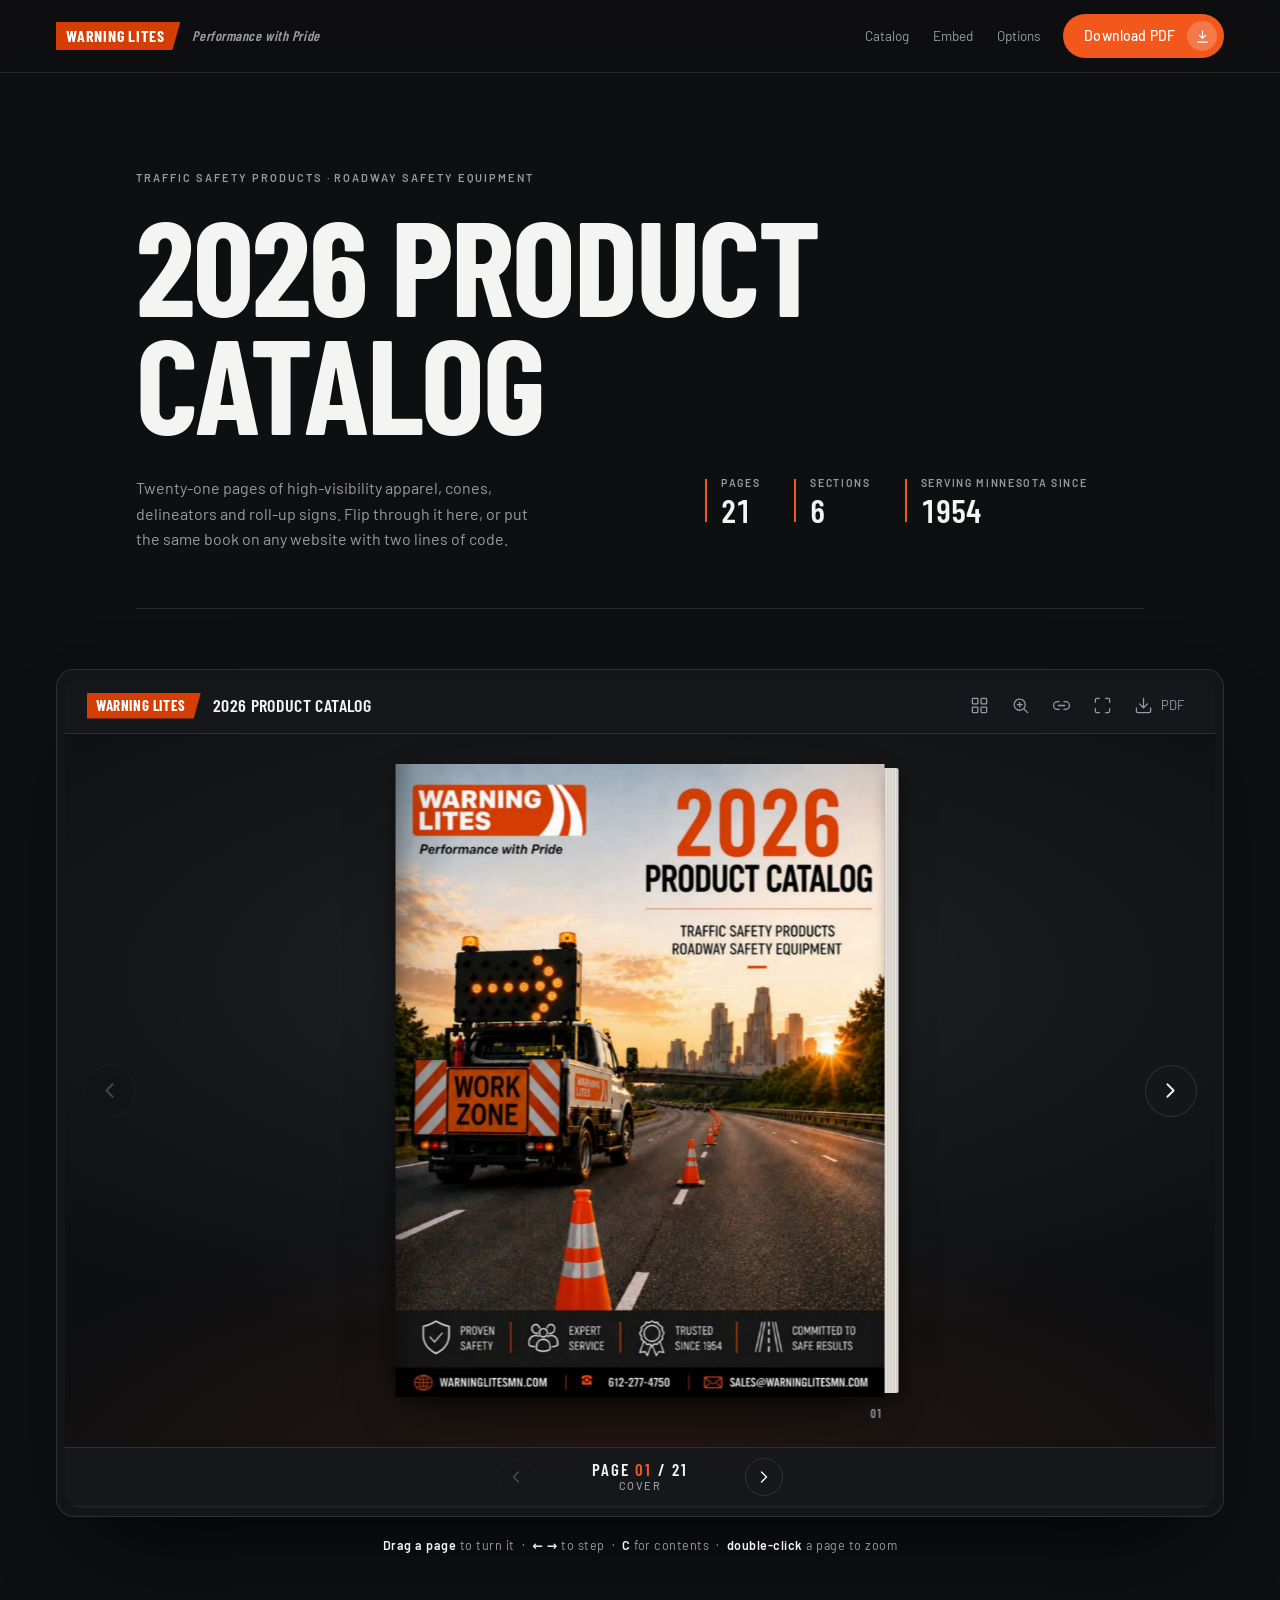
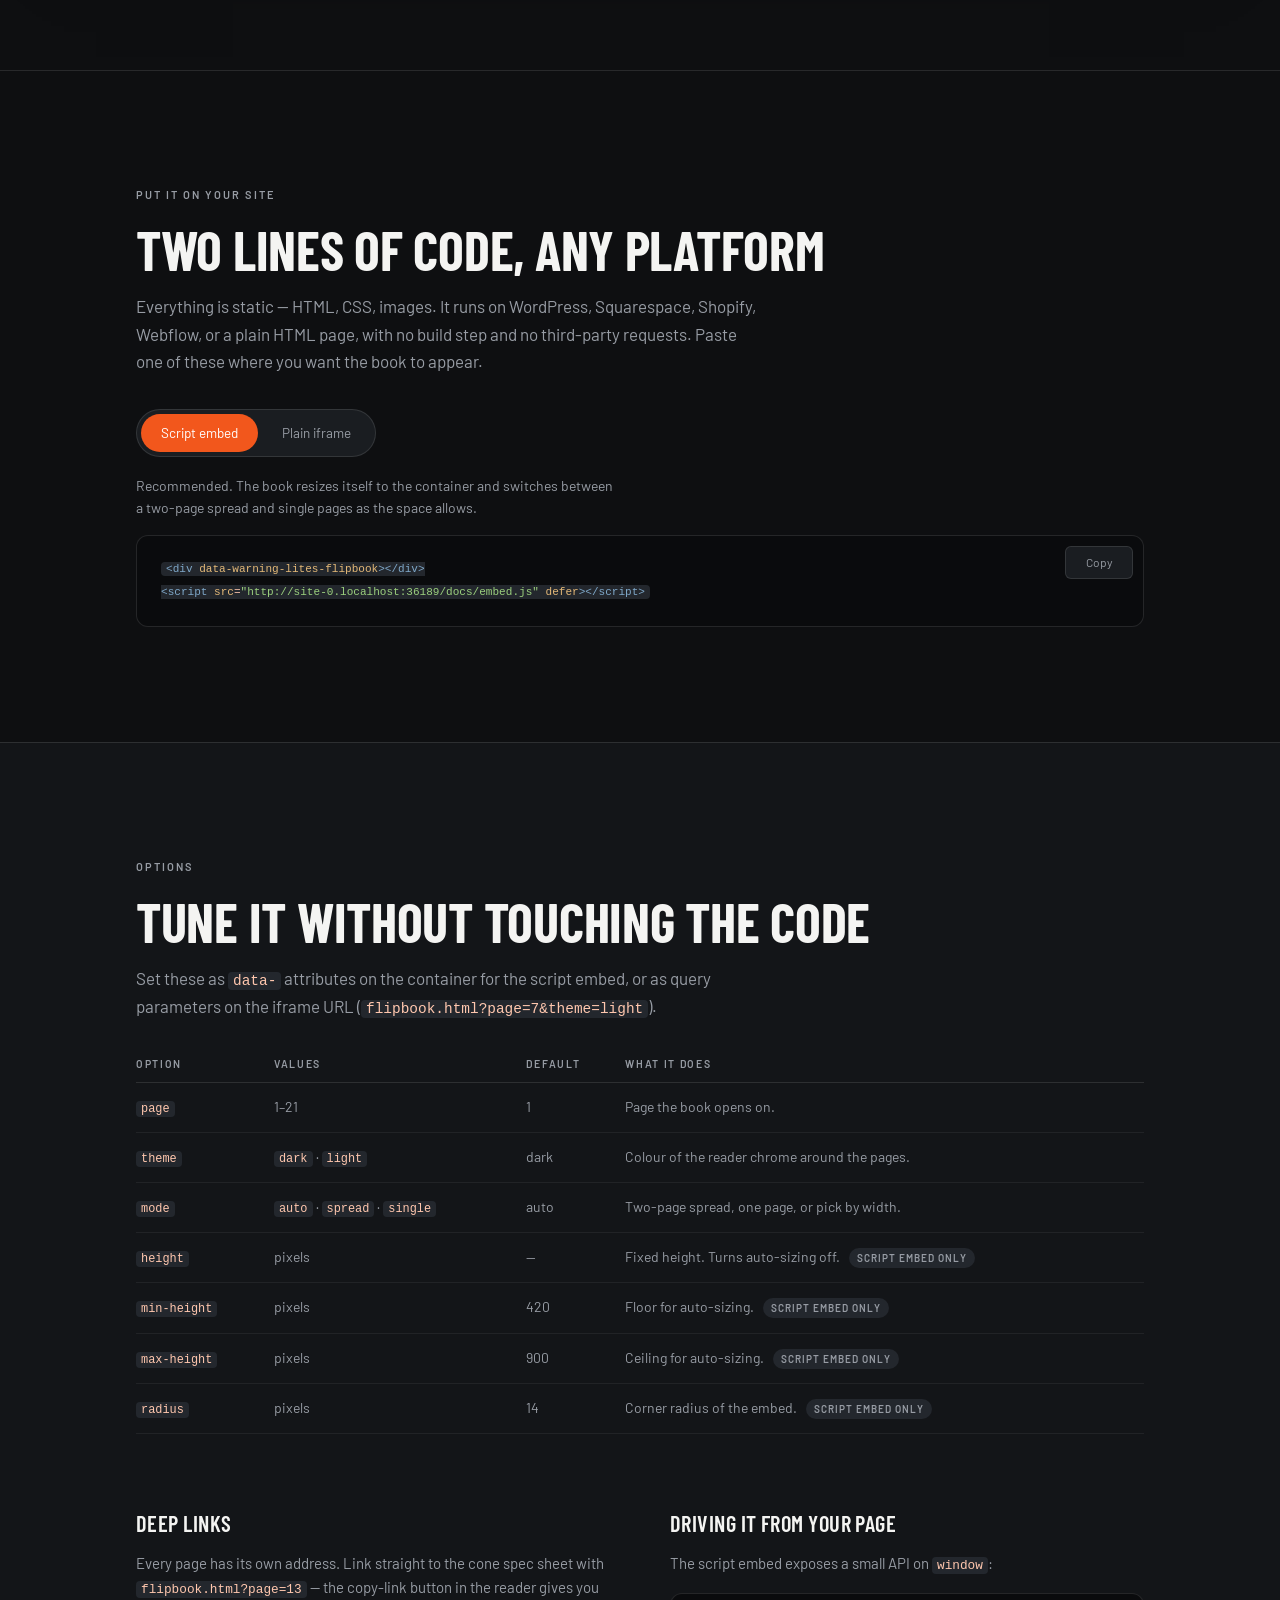
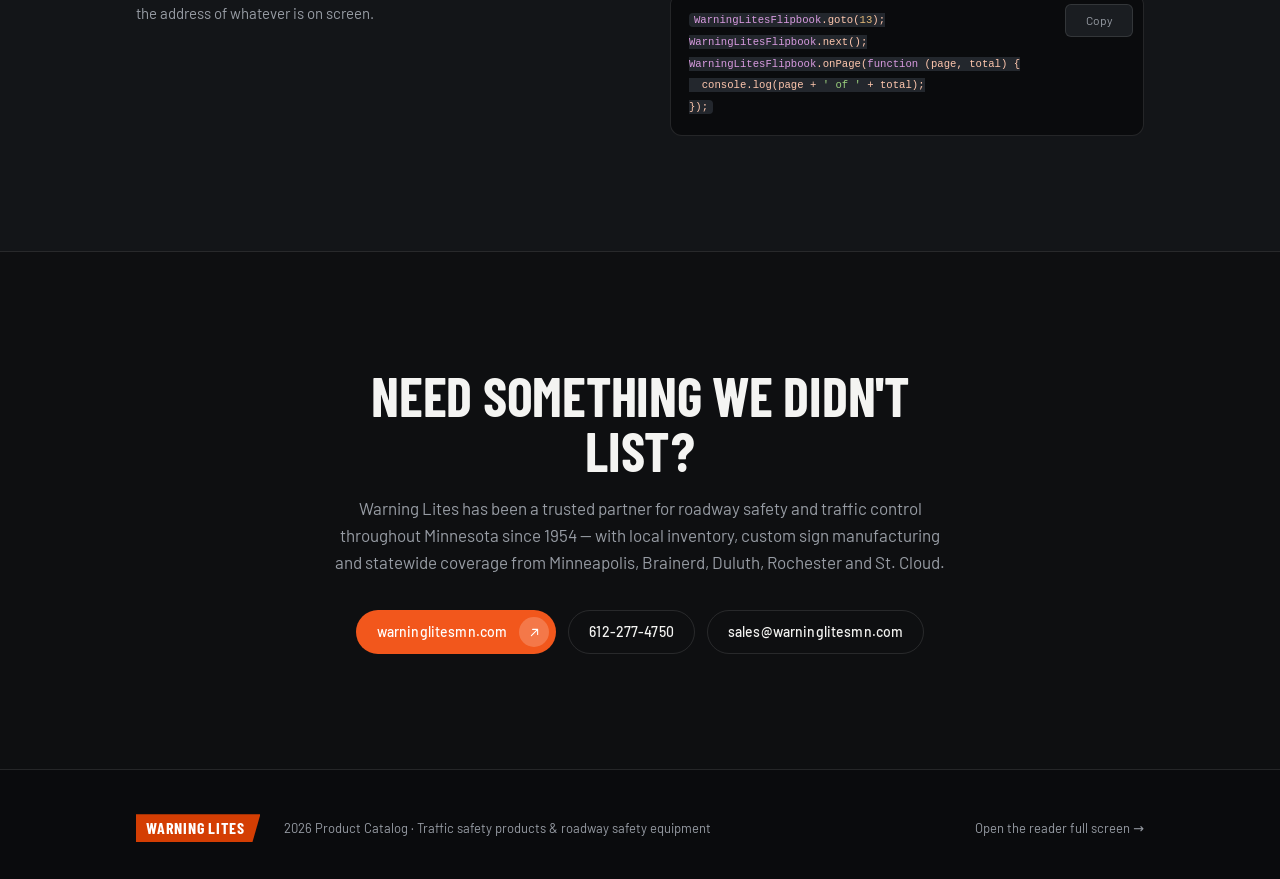
<file: docs/index.html>
<!doctype html>
<html lang="en">
<head>
<meta charset="utf-8">
<meta name="viewport" content="width=device-width, initial-scale=1">
<title>Warning Lites — 2026 Product Catalog</title>
<meta name="description" content="The Warning Lites 2026 product catalog as an embeddable flipbook. Traffic safety products, high-visibility apparel, cones, delineators and roll-up signs.">
<meta name="theme-color" content="#0E0F11">
<meta property="og:type" content="website">
<meta property="og:title" content="Warning Lites — 2026 Product Catalog">
<meta property="og:description" content="Traffic safety products and roadway safety equipment. Trusted since 1954.">
<meta property="og:image" content="pages/page-01.jpg">
<meta name="twitter:card" content="summary_large_image">
<link rel="stylesheet" href="assets/fonts.css">
<link rel="stylesheet" href="assets/site.css">
<link rel="preload" as="font" type="font/woff2" href="assets/fonts/barlow-condensed-700-latin.woff2" crossorigin>
</head>
<body>

<header class="nav">
  <a class="nav__brand" href="./">
    <span class="mark">Warning Lites</span>
    <span class="nav__brandtext">Performance with Pride</span>
  </a>
  <nav class="nav__links" aria-label="Sections">
    <a href="#catalog">Catalog</a>
    <a href="#embed">Embed</a>
    <a href="#options">Options</a>
  </nav>
  <a class="btn btn--primary" href="pages/catalog.pdf" download>
    Download PDF
    <span class="btn__circle" aria-hidden="true">
      <svg viewBox="0 0 24 24" fill="none" stroke="currentColor" stroke-width="1.7" stroke-linecap="round" stroke-linejoin="round"><path d="M12 3v12m-5-5 5 5 5-5M4 21h16"/></svg>
    </span>
  </a>
</header>

<main>
  <section class="hero" id="catalog">
    <div class="wrap">
      <p class="eyebrow">Traffic safety products · Roadway safety equipment</p>
      <h1 class="hero__title">2026 Product<br>Catalog</h1>
      <div class="hero__meta">
        <p class="hero__lede">
          Twenty-one pages of high-visibility apparel, cones, delineators and
          roll-up signs. Flip through it here, or put the same book on any
          website with two lines of code.
        </p>
        <dl class="stats">
          <div><dt>Pages</dt><dd>21</dd></div>
          <div><dt>Sections</dt><dd>6</dd></div>
          <div><dt>Serving Minnesota since</dt><dd>1954</dd></div>
        </dl>
      </div>
    </div>

    <div class="wrap wrap--wide">
      <div class="book-frame">
        <div data-warning-lites-flipbook data-page="1" data-max-height="880"></div>
        <noscript>
          <p class="noscript">
            This flipbook needs JavaScript.
            <a href="pages/catalog.pdf">Download the catalog as a PDF instead.</a>
          </p>
        </noscript>
      </div>
      <p class="book-hint">
        <b>Drag a page</b> to turn it &nbsp;·&nbsp; <b>← →</b> to step &nbsp;·&nbsp;
        <b>C</b> for contents &nbsp;·&nbsp; <b>double-click</b> a page to zoom
      </p>
    </div>
  </section>

  <section class="band" id="embed">
    <div class="wrap">
      <p class="eyebrow">Put it on your site</p>
      <h2 class="h2">Two lines of code, any platform</h2>
      <p class="lede">
        Everything is static — HTML, CSS, images. It runs on WordPress, Squarespace,
        Shopify, Webflow, or a plain HTML page, with no build step and no third-party
        requests. Paste one of these where you want the book to appear.
      </p>

      <div class="tabs" role="tablist" aria-label="Embed method">
        <button class="tab is-on" role="tab" aria-selected="true" data-tab="script">Script embed</button>
        <button class="tab" role="tab" aria-selected="false" data-tab="iframe">Plain iframe</button>
      </div>

      <div class="panel is-on" data-panel="script">
        <p class="panel__note">
          Recommended. The book resizes itself to the container and switches
          between a two-page spread and single pages as the space allows.
        </p>
        <div class="code">
          <button class="copy" type="button">Copy</button>
<pre><code><span class="t">&lt;div</span> <span class="a">data-warning-lites-flipbook</span><span class="t">&gt;&lt;/div&gt;</span>
<span class="t">&lt;script</span> <span class="a">src</span>=<span class="s">"__BASE__embed.js"</span> <span class="a">defer</span><span class="t">&gt;&lt;/script&gt;</span></code></pre>
        </div>
      </div>

      <div class="panel" data-panel="iframe">
        <p class="panel__note">
          For page builders that strip <code>&lt;script&gt;</code> tags. Set the
          height yourself — the ratio below suits most full-width containers.
        </p>
        <div class="code">
          <button class="copy" type="button">Copy</button>
<pre><code><span class="t">&lt;iframe</span>
  <span class="a">src</span>=<span class="s">"__BASE__flipbook.html"</span>
  <span class="a">title</span>=<span class="s">"Warning Lites 2026 Product Catalog"</span>
  <span class="a">width</span>=<span class="s">"100%"</span> <span class="a">height</span>=<span class="s">"820"</span>
  <span class="a">style</span>=<span class="s">"border:0;border-radius:14px"</span>
  <span class="a">loading</span>=<span class="s">"lazy"</span> <span class="a">allow</span>=<span class="s">"fullscreen"</span> <span class="a">allowfullscreen</span><span class="t">&gt;&lt;/iframe&gt;</span></code></pre>
        </div>
      </div>
    </div>
  </section>

  <section class="band band--alt" id="options">
    <div class="wrap">
      <p class="eyebrow">Options</p>
      <h2 class="h2">Tune it without touching the code</h2>
      <p class="lede">
        Set these as <code>data-</code> attributes on the container for the script
        embed, or as query parameters on the iframe URL
        (<code>flipbook.html?page=7&amp;theme=light</code>).
      </p>

      <div class="table-scroll">
        <table class="opts">
          <thead>
            <tr><th>Option</th><th>Values</th><th>Default</th><th>What it does</th></tr>
          </thead>
          <tbody>
            <tr><td><code>page</code></td><td>1–21</td><td>1</td><td>Page the book opens on.</td></tr>
            <tr><td><code>theme</code></td><td><code>dark</code> · <code>light</code></td><td>dark</td><td>Colour of the reader chrome around the pages.</td></tr>
            <tr><td><code>mode</code></td><td><code>auto</code> · <code>spread</code> · <code>single</code></td><td>auto</td><td>Two-page spread, one page, or pick by width.</td></tr>
            <tr><td><code>height</code></td><td>pixels</td><td>—</td><td>Fixed height. Turns auto-sizing off. <span class="only">script embed only</span></td></tr>
            <tr><td><code>min-height</code></td><td>pixels</td><td>420</td><td>Floor for auto-sizing. <span class="only">script embed only</span></td></tr>
            <tr><td><code>max-height</code></td><td>pixels</td><td>900</td><td>Ceiling for auto-sizing. <span class="only">script embed only</span></td></tr>
            <tr><td><code>radius</code></td><td>pixels</td><td>14</td><td>Corner radius of the embed. <span class="only">script embed only</span></td></tr>
          </tbody>
        </table>
      </div>

      <div class="cols">
        <div>
          <h3 class="h3">Deep links</h3>
          <p>
            Every page has its own address. Link straight to the cone spec sheet
            with <code>flipbook.html?page=13</code> — the copy-link button in the
            reader gives you the address of whatever is on screen.
          </p>
        </div>
        <div>
          <h3 class="h3">Driving it from your page</h3>
          <p>The script embed exposes a small API on <code>window</code>:</p>
          <div class="code code--sm">
            <button class="copy" type="button">Copy</button>
<pre><code><span class="k">WarningLitesFlipbook</span>.goto(<span class="n">13</span>);
<span class="k">WarningLitesFlipbook</span>.next();
<span class="k">WarningLitesFlipbook</span>.onPage(<span class="k">function</span> (page, total) {
  console.log(page + <span class="s">' of '</span> + total);
});</code></pre>
          </div>
        </div>
      </div>
    </div>
  </section>

  <section class="band band--cta">
    <div class="wrap wrap--narrow">
      <h2 class="h2">Need something we didn't list?</h2>
      <p class="lede">
        Warning Lites has been a trusted partner for roadway safety and traffic
        control throughout Minnesota since 1954 — with local inventory, custom sign
        manufacturing and statewide coverage from Minneapolis, Brainerd, Duluth,
        Rochester and St. Cloud.
      </p>
      <div class="cta-row">
        <a class="btn btn--primary" href="https://warninglitesmn.com" target="_blank" rel="noopener">
          warninglitesmn.com
          <span class="btn__circle" aria-hidden="true">
            <svg viewBox="0 0 24 24" fill="none" stroke="currentColor" stroke-width="1.7" stroke-linecap="round" stroke-linejoin="round"><path d="M7 17 17 7M9 7h8v8"/></svg>
          </span>
        </a>
        <a class="btn btn--ghost" href="tel:+16122774750">612-277-4750</a>
        <a class="btn btn--ghost" href="mailto:sales@warninglitesmn.com">sales@warninglitesmn.com</a>
      </div>
    </div>
  </section>
</main>

<footer class="foot">
  <div class="wrap">
    <span class="mark">Warning Lites</span>
    <p>2026 Product Catalog · Traffic safety products &amp; roadway safety equipment</p>
    <a href="flipbook.html">Open the reader full screen →</a>
  </div>
</footer>

<script src="embed.js" defer></script>
<script src="assets/site.js" defer></script>
</body>
</html>
</file>
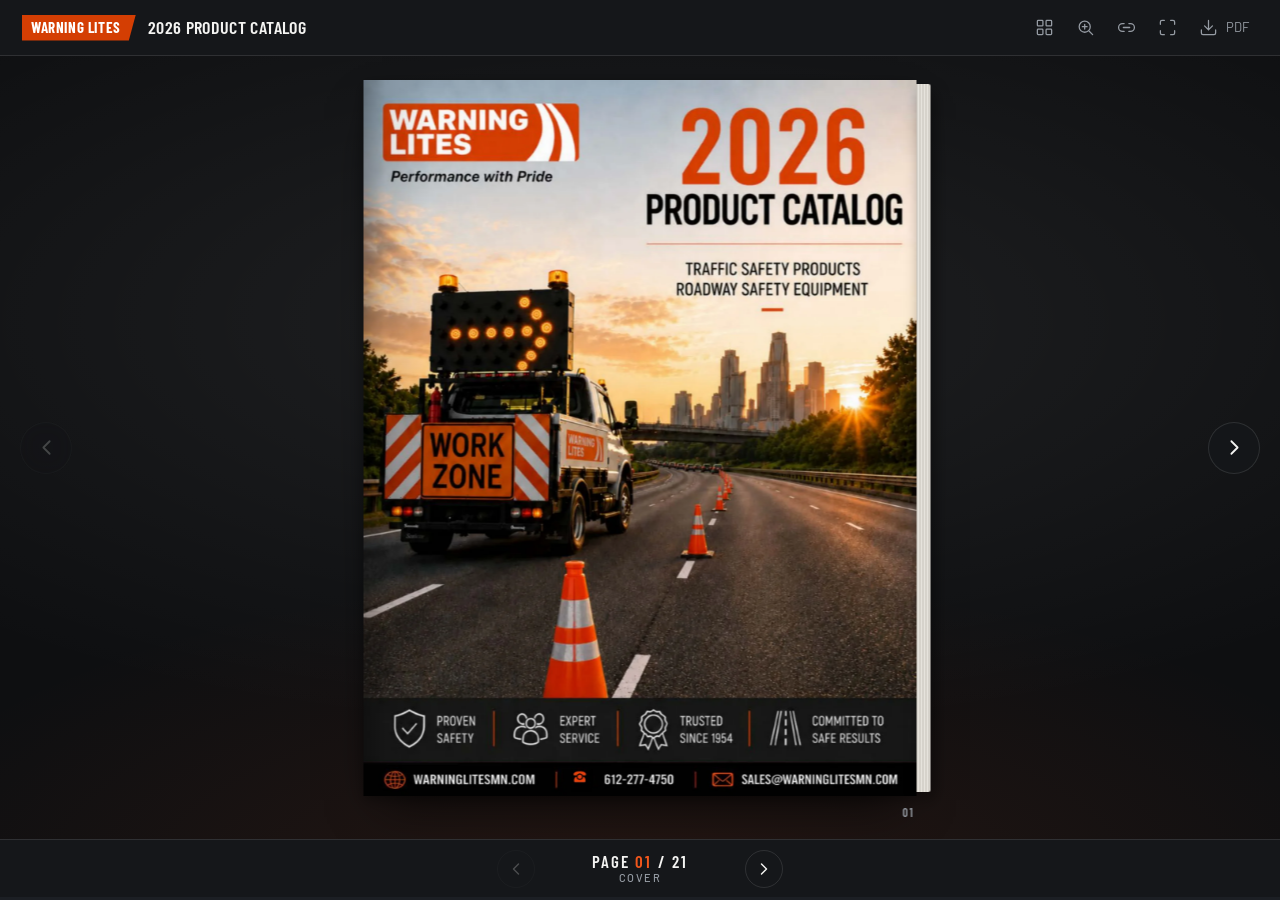
<file: docs/flipbook.html>
<!doctype html>
<html lang="en">
<head>
<meta charset="utf-8">
<meta name="viewport" content="width=device-width, initial-scale=1, viewport-fit=cover">
<title>Warning Lites — 2026 Product Catalog</title>
<meta name="description" content="Browse the Warning Lites 2026 product catalog: traffic safety products, high-visibility apparel, cones, delineators and roll-up signs.">
<meta name="theme-color" content="#0E0F11">
<meta name="robots" content="index, follow">

<meta property="og:type" content="website">
<meta property="og:title" content="Warning Lites — 2026 Product Catalog">
<meta property="og:description" content="Traffic safety products and roadway safety equipment. Trusted since 1954.">
<meta property="og:image" content="pages/page-01.jpg">
<meta name="twitter:card" content="summary_large_image">

<link rel="stylesheet" href="assets/fonts.css">
<link rel="stylesheet" href="assets/flipbook.css">
<link rel="preload" as="font" type="font/woff2" href="assets/fonts/barlow-condensed-600-latin.woff2" crossorigin>
<link rel="preload" as="font" type="font/woff2" href="assets/fonts/barlow-500-latin.woff2" crossorigin>
<link rel="preload" as="fetch" href="pages/manifest.json" crossorigin>
<link rel="preload" as="image" href="pages/page-01.webp">

<style>
  html, body { height: 100%; }
  body { margin: 0; background: var(--fb-bg); }
</style>
</head>
<body>

<svg width="0" height="0" aria-hidden="true" focusable="false" style="position:absolute">
  <symbol id="i-prev" viewBox="0 0 24 24" fill="none" stroke="currentColor" stroke-width="1.7" stroke-linecap="round" stroke-linejoin="round"><path d="m15 18-6-6 6-6"/></symbol>
  <symbol id="i-next" viewBox="0 0 24 24" fill="none" stroke="currentColor" stroke-width="1.7" stroke-linecap="round" stroke-linejoin="round"><path d="m9 18 6-6-6-6"/></symbol>
  <symbol id="i-grid" viewBox="0 0 24 24" fill="none" stroke="currentColor" stroke-width="1.6" stroke-linecap="round" stroke-linejoin="round"><rect x="3" y="3" width="7" height="7" rx="1"/><rect x="14" y="3" width="7" height="7" rx="1"/><rect x="14" y="14" width="7" height="7" rx="1"/><rect x="3" y="14" width="7" height="7" rx="1"/></symbol>
  <symbol id="i-zoom" viewBox="0 0 24 24" fill="none" stroke="currentColor" stroke-width="1.6" stroke-linecap="round" stroke-linejoin="round"><circle cx="11" cy="11" r="7"/><path d="m21 21-4.3-4.3M11 8v6M8 11h6"/></symbol>
  <symbol id="i-maximize" viewBox="0 0 24 24" fill="none" stroke="currentColor" stroke-width="1.6" stroke-linecap="round" stroke-linejoin="round"><path d="M8 3H5a2 2 0 0 0-2 2v3m18 0V5a2 2 0 0 0-2-2h-3m0 18h3a2 2 0 0 0 2-2v-3M3 16v3a2 2 0 0 0 2 2h3"/></symbol>
  <symbol id="i-minimize" viewBox="0 0 24 24" fill="none" stroke="currentColor" stroke-width="1.6" stroke-linecap="round" stroke-linejoin="round"><path d="M8 3v3a2 2 0 0 1-2 2H3m18 0h-3a2 2 0 0 1-2-2V3m0 18v-3a2 2 0 0 1 2-2h3M3 16h3a2 2 0 0 1 2 2v3"/></symbol>
  <symbol id="i-download" viewBox="0 0 24 24" fill="none" stroke="currentColor" stroke-width="1.6" stroke-linecap="round" stroke-linejoin="round"><path d="M21 15v4a2 2 0 0 1-2 2H5a2 2 0 0 1-2-2v-4M7 10l5 5 5-5M12 15V3"/></symbol>
  <symbol id="i-link" viewBox="0 0 24 24" fill="none" stroke="currentColor" stroke-width="1.6" stroke-linecap="round" stroke-linejoin="round"><path d="M9 17H7A5 5 0 0 1 7 7h2m6 0h2a5 5 0 1 1 0 10h-2M8 12h8"/></symbol>
  <symbol id="i-x" viewBox="0 0 24 24" fill="none" stroke="currentColor" stroke-width="1.7" stroke-linecap="round" stroke-linejoin="round"><path d="M18 6 6 18M6 6l12 12"/></symbol>
  <symbol id="i-plus" viewBox="0 0 24 24" fill="none" stroke="currentColor" stroke-width="1.7" stroke-linecap="round" stroke-linejoin="round"><path d="M12 5v14M5 12h14"/></symbol>
  <symbol id="i-minus" viewBox="0 0 24 24" fill="none" stroke="currentColor" stroke-width="1.7" stroke-linecap="round" stroke-linejoin="round"><path d="M5 12h14"/></symbol>
  <symbol id="i-fit" viewBox="0 0 24 24" fill="none" stroke="currentColor" stroke-width="1.6" stroke-linecap="round" stroke-linejoin="round"><path d="M3 7V5a2 2 0 0 1 2-2h2m10 0h2a2 2 0 0 1 2 2v2m0 10v2a2 2 0 0 1-2 2h-2M7 21H5a2 2 0 0 1-2-2v-2"/></symbol>
</svg>

<div class="fb" data-theme="dark" data-mode="spread">

  <header class="fb-bar fb-bar--top">
    <div class="fb-brand">
      <span class="fb-brand__mark">Warning Lites</span>
      <span class="fb-brand__title">2026 Product Catalog</span>
    </div>

    <nav class="fb-tools" aria-label="Catalog tools">
      <button class="fb-btn" type="button" data-act="contents" data-tip="Contents" aria-pressed="false">
        <svg aria-hidden="true"><use href="#i-grid"/></svg><span class="fb-sr">Contents</span>
      </button>
      <button class="fb-btn" type="button" data-act="zoom" data-tip="Zoom page">
        <svg aria-hidden="true"><use href="#i-zoom"/></svg><span class="fb-sr">Zoom page</span>
      </button>
      <button class="fb-btn" type="button" data-act="share" data-tip="Copy link to this page">
        <svg aria-hidden="true"><use href="#i-link"/></svg><span class="fb-sr">Copy link to this page</span>
      </button>
      <button class="fb-btn" type="button" data-act="fullscreen" data-tip="Fullscreen" aria-pressed="false">
        <svg aria-hidden="true"><use href="#i-maximize"/></svg><span class="fb-sr">Fullscreen</span>
      </button>
      <a class="fb-btn" data-act="download" href="pages/catalog.pdf" download data-tip="Download the PDF">
        <svg aria-hidden="true"><use href="#i-download"/></svg><span class="fb-btn__label">PDF</span>
      </a>
    </nav>
  </header>

  <main class="fb-stage">
    <button class="fb-nav fb-nav--prev" type="button" data-act="prev">
      <svg aria-hidden="true"><use href="#i-prev"/></svg><span class="fb-sr">Previous page</span>
    </button>

    <div class="fb-book-wrap">
      <div class="fb-book">
        <div class="fb-side fb-side--left is-empty">
          <div class="fb-stack"></div>
          <img alt="">
          <div class="fb-gutter"></div>
          <div class="fb-cast"></div>
          <div class="fb-folio"></div>
        </div>
        <div class="fb-side fb-side--right">
          <div class="fb-stack"></div>
          <img alt="">
          <div class="fb-gutter"></div>
          <div class="fb-cast"></div>
          <div class="fb-folio"></div>
        </div>

        <div class="fb-flipper" aria-hidden="true">
          <div class="fb-face fb-face--front">
            <img alt=""><div class="fb-gutter"></div><div class="fb-shade"></div>
          </div>
          <div class="fb-face fb-face--back">
            <img alt=""><div class="fb-gutter"></div><div class="fb-shade"></div>
          </div>
        </div>
      </div>
    </div>

    <button class="fb-nav fb-nav--next" type="button" data-act="next">
      <svg aria-hidden="true"><use href="#i-next"/></svg><span class="fb-sr">Next page</span>
    </button>
  </main>

  <footer class="fb-bar fb-bar--bottom">
    <button class="fb-step" type="button" data-act="prev" data-tip="Previous">
      <svg aria-hidden="true"><use href="#i-prev"/></svg><span class="fb-sr">Previous page</span>
    </button>
    <p class="fb-counter" aria-live="polite">
      <span class="fb-counter__n">Page <b>01</b> / 21</span>
      <span class="fb-counter__t">Cover</span>
    </p>
    <button class="fb-step" type="button" data-act="next" data-tip="Next">
      <svg aria-hidden="true"><use href="#i-next"/></svg><span class="fb-sr">Next page</span>
    </button>
  </footer>

  <div class="fb-progress" aria-hidden="true"><i></i></div>

  <!-- contents ------------------------------------------------------- -->
  <section class="fb-drawer" aria-label="Catalog contents">
    <header class="fb-drawer__head">
      <h2 class="fb-drawer__title">Contents</h2>
      <button class="fb-btn" type="button" data-act="close-drawer" data-tip="Close">
        <svg aria-hidden="true"><use href="#i-x"/></svg><span class="fb-sr">Close contents</span>
      </button>
    </header>
    <div class="fb-drawer__body"></div>
  </section>

  <!-- zoom ----------------------------------------------------------- -->
  <section class="fb-lightbox" aria-label="Page zoom">
    <header class="fb-lightbox__head">
      <button class="fb-btn" type="button" data-act="zoom-prev" data-tip="Previous page">
        <svg aria-hidden="true"><use href="#i-prev"/></svg><span class="fb-sr">Previous page</span>
      </button>
      <button class="fb-btn" type="button" data-act="zoom-next" data-tip="Next page">
        <svg aria-hidden="true"><use href="#i-next"/></svg><span class="fb-sr">Next page</span>
      </button>
      <span class="fb-lightbox__label"></span>
      <span class="fb-spacer"></span>
      <button class="fb-btn" type="button" data-act="zoom-out" data-tip="Zoom out">
        <svg aria-hidden="true"><use href="#i-minus"/></svg><span class="fb-sr">Zoom out</span>
      </button>
      <span class="fb-zoomlevel">100%</span>
      <button class="fb-btn" type="button" data-act="zoom-in" data-tip="Zoom in">
        <svg aria-hidden="true"><use href="#i-plus"/></svg><span class="fb-sr">Zoom in</span>
      </button>
      <button class="fb-btn" type="button" data-act="zoom-fit" data-tip="Fit to screen">
        <svg aria-hidden="true"><use href="#i-fit"/></svg><span class="fb-sr">Fit to screen</span>
      </button>
      <button class="fb-btn" type="button" data-act="close-zoom" data-tip="Close">
        <svg aria-hidden="true"><use href="#i-x"/></svg><span class="fb-sr">Close zoom</span>
      </button>
    </header>
    <div class="fb-lightbox__view"><img alt=""></div>
  </section>

  <p class="fb-toast" role="status"></p>

  <div class="fb-boot">
    <div class="fb-boot__inner">
      <span class="fb-brand__mark">Warning Lites</span>
      <div class="fb-boot__bar"><i></i></div>
      <p class="fb-boot__err" hidden></p>
    </div>
  </div>
</div>

<script src="assets/flipbook.js"></script>
</body>
</html>
</file>
<file: docs/assets/fonts.css>
/* Self-hosted Barlow / Barlow Condensed (SIL Open Font License 1.1).
   Bundled so the embed makes no third-party requests. */

@font-face {
  font-family: 'Barlow';
  font-style: normal;
  font-weight: 400;
  font-display: swap;
  src: url('fonts/barlow-400-latin-ext.woff2') format('woff2');
  unicode-range: U+0100-02BA, U+02BD-02C5, U+02C7-02CC, U+02CE-02D7, U+02DD-02FF, U+0304, U+0308, U+0329, U+1D00-1DBF, U+1E00-1E9F, U+1EF2-1EFF, U+2020, U+20A0-20AB, U+20AD-20C0, U+2113, U+2C60-2C7F, U+A720-A7FF;
}

@font-face {
  font-family: 'Barlow';
  font-style: normal;
  font-weight: 400;
  font-display: swap;
  src: url('fonts/barlow-400-latin.woff2') format('woff2');
  unicode-range: U+0000-00FF, U+0131, U+0152-0153, U+02BB-02BC, U+02C6, U+02DA, U+02DC, U+0304, U+0308, U+0329, U+2000-206F, U+20AC, U+2122, U+2191, U+2193, U+2212, U+2215, U+FEFF, U+FFFD;
}

@font-face {
  font-family: 'Barlow';
  font-style: normal;
  font-weight: 500;
  font-display: swap;
  src: url('fonts/barlow-500-latin-ext.woff2') format('woff2');
  unicode-range: U+0100-02BA, U+02BD-02C5, U+02C7-02CC, U+02CE-02D7, U+02DD-02FF, U+0304, U+0308, U+0329, U+1D00-1DBF, U+1E00-1E9F, U+1EF2-1EFF, U+2020, U+20A0-20AB, U+20AD-20C0, U+2113, U+2C60-2C7F, U+A720-A7FF;
}

@font-face {
  font-family: 'Barlow';
  font-style: normal;
  font-weight: 500;
  font-display: swap;
  src: url('fonts/barlow-500-latin.woff2') format('woff2');
  unicode-range: U+0000-00FF, U+0131, U+0152-0153, U+02BB-02BC, U+02C6, U+02DA, U+02DC, U+0304, U+0308, U+0329, U+2000-206F, U+20AC, U+2122, U+2191, U+2193, U+2212, U+2215, U+FEFF, U+FFFD;
}

@font-face {
  font-family: 'Barlow';
  font-style: normal;
  font-weight: 600;
  font-display: swap;
  src: url('fonts/barlow-600-latin-ext.woff2') format('woff2');
  unicode-range: U+0100-02BA, U+02BD-02C5, U+02C7-02CC, U+02CE-02D7, U+02DD-02FF, U+0304, U+0308, U+0329, U+1D00-1DBF, U+1E00-1E9F, U+1EF2-1EFF, U+2020, U+20A0-20AB, U+20AD-20C0, U+2113, U+2C60-2C7F, U+A720-A7FF;
}

@font-face {
  font-family: 'Barlow';
  font-style: normal;
  font-weight: 600;
  font-display: swap;
  src: url('fonts/barlow-600-latin.woff2') format('woff2');
  unicode-range: U+0000-00FF, U+0131, U+0152-0153, U+02BB-02BC, U+02C6, U+02DA, U+02DC, U+0304, U+0308, U+0329, U+2000-206F, U+20AC, U+2122, U+2191, U+2193, U+2212, U+2215, U+FEFF, U+FFFD;
}

@font-face {
  font-family: 'Barlow Condensed';
  font-style: normal;
  font-weight: 600;
  font-display: swap;
  src: url('fonts/barlow-condensed-600-latin-ext.woff2') format('woff2');
  unicode-range: U+0100-02BA, U+02BD-02C5, U+02C7-02CC, U+02CE-02D7, U+02DD-02FF, U+0304, U+0308, U+0329, U+1D00-1DBF, U+1E00-1E9F, U+1EF2-1EFF, U+2020, U+20A0-20AB, U+20AD-20C0, U+2113, U+2C60-2C7F, U+A720-A7FF;
}

@font-face {
  font-family: 'Barlow Condensed';
  font-style: normal;
  font-weight: 600;
  font-display: swap;
  src: url('fonts/barlow-condensed-600-latin.woff2') format('woff2');
  unicode-range: U+0000-00FF, U+0131, U+0152-0153, U+02BB-02BC, U+02C6, U+02DA, U+02DC, U+0304, U+0308, U+0329, U+2000-206F, U+20AC, U+2122, U+2191, U+2193, U+2212, U+2215, U+FEFF, U+FFFD;
}

@font-face {
  font-family: 'Barlow Condensed';
  font-style: normal;
  font-weight: 700;
  font-display: swap;
  src: url('fonts/barlow-condensed-700-latin-ext.woff2') format('woff2');
  unicode-range: U+0100-02BA, U+02BD-02C5, U+02C7-02CC, U+02CE-02D7, U+02DD-02FF, U+0304, U+0308, U+0329, U+1D00-1DBF, U+1E00-1E9F, U+1EF2-1EFF, U+2020, U+20A0-20AB, U+20AD-20C0, U+2113, U+2C60-2C7F, U+A720-A7FF;
}

@font-face {
  font-family: 'Barlow Condensed';
  font-style: normal;
  font-weight: 700;
  font-display: swap;
  src: url('fonts/barlow-condensed-700-latin.woff2') format('woff2');
  unicode-range: U+0000-00FF, U+0131, U+0152-0153, U+02BB-02BC, U+02C6, U+02DA, U+02DC, U+0304, U+0308, U+0329, U+2000-206F, U+20AC, U+2122, U+2191, U+2193, U+2212, U+2215, U+FEFF, U+FFFD;
}
</file>
<file: docs/assets/site.css>
/* Warning Lites catalog — landing + embed documentation
   Same palette and type as the reader so the page and the product read as one
   thing.  Near-black ground, one safety-orange accent, condensed display type. */

:root {
  --bg:        #0E0F11;
  --bg-alt:    #131518;
  --surface:   #1A1D21;
  --surface-2: #23272D;
  --ink:       #F4F4F2;
  --muted:     #979CA4;
  --accent:    #F2571C;
  --accent-dk: #D43E03;
  --hair:      rgba(255, 255, 255, 0.11);

  --sans: "Barlow", ui-sans-serif, system-ui, -apple-system, "Segoe UI", Roboto, sans-serif;
  --cond: "Barlow Condensed", "Barlow", ui-sans-serif, system-ui, sans-serif;
  --mono: ui-monospace, SFMono-Regular, "SF Mono", Menlo, Consolas, monospace;

  --ease: cubic-bezier(0.22, 1, 0.36, 1);
  --section-y: clamp(72px, 9vw, 132px);
  --gutter: clamp(20px, 5vw, 56px);
}

*, *::before, *::after { box-sizing: border-box; }

html { scroll-behavior: smooth; }

body {
  margin: 0;
  background: var(--bg);
  color: var(--ink);
  font-family: var(--sans);
  font-size: 16px;
  line-height: 1.6;
  -webkit-font-smoothing: antialiased;
}

a { color: inherit; }

:focus-visible { outline: 2px solid var(--accent); outline-offset: 3px; }

.wrap {
  width: 100%;
  max-width: 1120px;
  margin: 0 auto;
  padding: 0 var(--gutter);
}
.wrap--wide   { max-width: 1420px; }
.wrap--narrow { max-width: 760px; }

/* ---------------------------------------------------------------- type -- */

.eyebrow {
  margin: 0 0 18px;
  font-size: 11px;
  font-weight: 600;
  letter-spacing: 0.18em;
  text-transform: uppercase;
  color: var(--muted);
}

.h2 {
  margin: 0 0 16px;
  font-family: var(--cond);
  font-size: clamp(2rem, 4.6vw, 3.4rem);
  font-weight: 700;
  line-height: 1.02;
  letter-spacing: -0.005em;
  text-transform: uppercase;
}

.h3 {
  margin: 0 0 10px;
  font-family: var(--cond);
  font-size: 1.4rem;
  font-weight: 600;
  letter-spacing: 0.02em;
  text-transform: uppercase;
}

.lede {
  max-width: 62ch;
  margin: 0 0 34px;
  color: var(--muted);
  font-size: 1.0625rem;
}

code {
  padding: 1px 5px;
  border-radius: 4px;
  background: var(--surface-2);
  font-family: var(--mono);
  font-size: 0.85em;
  color: #FFC7AE;
}

/* the angled brand plate lifted from the catalog artwork */
.mark {
  display: inline-flex;
  align-items: center;
  height: 28px;
  padding: 0 16px 0 10px;
  background: var(--accent-dk);
  color: #fff;
  font-family: var(--cond);
  font-weight: 700;
  font-size: 16px;
  letter-spacing: 0.05em;
  line-height: 1;
  text-transform: uppercase;
  white-space: nowrap;
  clip-path: polygon(0 0, 100% 0, calc(100% - 8px) 100%, 0 100%);
}

/* ------------------------------------------------------------- buttons -- */

.btn {
  display: inline-flex;
  align-items: center;
  gap: 12px;
  padding: 6px 6px 6px 20px;
  border: 1px solid transparent;
  border-radius: 999px;
  font-size: 14px;
  font-weight: 500;
  letter-spacing: 0.01em;
  text-decoration: none;
  white-space: nowrap;
  transition: background 0.2s var(--ease), border-color 0.2s var(--ease),
              transform 0.2s var(--ease), color 0.2s var(--ease);
}
.btn:active { transform: translateY(1px); }

.btn--primary { background: var(--accent); color: #fff; }
.btn--primary:hover { background: #FF6A33; }

.btn__circle {
  display: grid;
  place-items: center;
  width: 30px;
  height: 30px;
  border-radius: 50%;
  background: rgba(255, 255, 255, 0.2);
  transition: background 0.2s var(--ease), color 0.2s var(--ease);
}
.btn__circle svg { width: 15px; height: 15px; }
.btn--primary:hover .btn__circle { background: #fff; color: var(--accent); }

.btn--ghost {
  padding: 9px 20px;
  border-color: var(--hair);
  color: var(--ink);
}
.btn--ghost:hover { border-color: var(--accent); color: var(--accent); }

/* ----------------------------------------------------------------- nav -- */

.nav {
  position: sticky;
  top: 0;
  z-index: 40;
  display: flex;
  align-items: center;
  gap: 22px;
  padding: 14px var(--gutter);
  background: rgba(14, 15, 17, 0.86);
  backdrop-filter: blur(14px);
  -webkit-backdrop-filter: blur(14px);
  border-bottom: 1px solid var(--hair);
}
.nav__brand { display: flex; align-items: center; gap: 12px; text-decoration: none; }
.nav__brandtext {
  font-family: var(--cond);
  font-size: 14px;
  font-style: italic;
  font-weight: 600;
  letter-spacing: 0.04em;
  color: var(--muted);
}
.nav__links { display: flex; gap: 24px; margin-left: auto; }
.nav__links a {
  position: relative;
  font-size: 13.5px;
  color: var(--muted);
  text-decoration: none;
  transition: color 0.2s var(--ease);
}
.nav__links a::after {
  content: "";
  position: absolute;
  left: 0; bottom: -4px;
  width: 100%; height: 1px;
  background: var(--accent);
  transform: scaleX(0);
  transform-origin: left;
  transition: transform 0.25s var(--ease);
}
.nav__links a:hover { color: var(--ink); }
.nav__links a:hover::after { transform: scaleX(1); }

/* ---------------------------------------------------------------- hero -- */

.hero { padding: clamp(48px, 8vw, 96px) 0 var(--section-y); }

.hero__title {
  margin: 0 0 34px;
  font-family: var(--cond);
  font-size: clamp(3.4rem, 11vw, 8.4rem);
  font-weight: 700;
  line-height: 0.88;
  letter-spacing: -0.015em;
  text-transform: uppercase;
}

.hero__meta {
  display: grid;
  grid-template-columns: minmax(0, 1.15fr) minmax(0, 1fr);
  gap: clamp(24px, 5vw, 64px);
  align-items: start;
  padding-bottom: clamp(36px, 5vw, 56px);
  border-bottom: 1px solid var(--hair);
}
.hero__lede { margin: 0; max-width: 46ch; color: var(--muted); }

.stats { display: flex; flex-wrap: wrap; gap: 12px 34px; margin: 0; }
.stats div { position: relative; padding-left: 16px; }
.stats div::before {
  content: "";
  position: absolute;
  left: 0; top: 4px; bottom: 4px;
  width: 2px;
  background: var(--accent);
}
.stats dt {
  font-size: 10.5px;
  font-weight: 600;
  letter-spacing: 0.16em;
  text-transform: uppercase;
  color: var(--muted);
}
.stats dd {
  margin: 2px 0 0;
  font-family: var(--cond);
  font-size: 2rem;
  font-weight: 600;
  line-height: 1;
  font-variant-numeric: tabular-nums;
}

/* the book sits on the page like a physical object, not a widget */
.book-frame {
  margin-top: clamp(36px, 5vw, 60px);
  border: 1px solid var(--hair);
  border-radius: 18px;
  background: var(--bg-alt);
  padding: 8px;
  box-shadow: 0 46px 90px -40px rgba(0, 0, 0, 0.9);
}
.book-frame > div { border-radius: 12px; overflow: hidden; }

.noscript { padding: 40px; text-align: center; color: var(--muted); }

.book-hint {
  margin: 18px 0 0;
  text-align: center;
  font-size: 12.5px;
  letter-spacing: 0.04em;
  color: var(--muted);
}
.book-hint b { color: var(--ink); font-weight: 600; }

/* --------------------------------------------------------------- bands -- */

.band { padding: var(--section-y) 0; border-top: 1px solid var(--hair); }
.band--alt { background: var(--bg-alt); }
.band--cta { text-align: center; }
.band--cta .lede { margin-left: auto; margin-right: auto; }

.cta-row {
  display: flex;
  flex-wrap: wrap;
  gap: 12px;
  justify-content: center;
}

/* ---------------------------------------------------------------- tabs -- */

.tabs {
  display: inline-flex;
  gap: 4px;
  margin-bottom: 18px;
  padding: 4px;
  border: 1px solid var(--hair);
  border-radius: 999px;
  background: var(--surface);
}
.tab {
  padding: 8px 20px;
  border: 0;
  border-radius: 999px;
  background: transparent;
  color: var(--muted);
  font: inherit;
  font-size: 13.5px;
  cursor: pointer;
  transition: background 0.2s var(--ease), color 0.2s var(--ease);
}
.tab:hover { color: var(--ink); }
.tab.is-on { background: var(--accent); color: #fff; }

.panel { display: none; }
.panel.is-on { display: block; animation: rise 0.4s var(--ease); }
.panel__note { max-width: 60ch; margin: 0 0 16px; font-size: 14px; color: var(--muted); }

@keyframes rise {
  from { opacity: 0; transform: translateY(8px); }
  to   { opacity: 1; transform: none; }
}

/* ---------------------------------------------------------------- code -- */

.code {
  position: relative;
  border: 1px solid var(--hair);
  border-radius: 12px;
  background: #0A0B0D;
  overflow: hidden;
}
.code pre {
  margin: 0;
  padding: 22px 24px;
  overflow-x: auto;
  font-family: var(--mono);
  font-size: 13px;
  line-height: 1.75;
  tab-size: 2;
}
.code--sm pre { padding: 16px 18px; font-size: 12.5px; }
.code .t { color: #7FA8C9; }
.code .a { color: #E4B978; }
.code .s { color: #9BD07E; }
.code .k { color: #D89BE0; }
.code .n { color: #E4B978; }

.copy {
  position: absolute;
  top: 10px;
  right: 10px;
  z-index: 2;
  min-width: 68px;
  padding: 6px 12px;
  border: 1px solid var(--hair);
  border-radius: 6px;
  background: var(--surface);
  color: var(--muted);
  font: inherit;
  font-size: 12px;
  cursor: pointer;
  transition: background 0.2s var(--ease), color 0.2s var(--ease), border-color 0.2s var(--ease);
}
.copy:hover { background: var(--surface-2); color: var(--ink); }
.copy.is-done { background: var(--accent); border-color: var(--accent); color: #fff; }

/* --------------------------------------------------------------- table -- */

.table-scroll { overflow-x: auto; margin-bottom: clamp(40px, 6vw, 72px); }

.opts {
  width: 100%;
  min-width: 620px;
  border-collapse: collapse;
  font-size: 14px;
}
.opts th {
  padding: 0 16px 10px 0;
  border-bottom: 1px solid var(--hair);
  text-align: left;
  font-size: 10.5px;
  font-weight: 600;
  letter-spacing: 0.16em;
  text-transform: uppercase;
  color: var(--muted);
}
.opts td {
  padding: 13px 16px 13px 0;
  border-bottom: 1px solid rgba(255, 255, 255, 0.06);
  vertical-align: top;
  color: var(--muted);
}
.opts td:first-child { color: var(--ink); white-space: nowrap; }
.opts tr:hover td { color: var(--ink); }
.only {
  display: inline-block;
  margin-left: 6px;
  padding: 2px 8px;
  border-radius: 999px;
  background: var(--surface-2);
  font-size: 10px;
  font-weight: 600;
  letter-spacing: 0.1em;
  text-transform: uppercase;
  color: var(--muted);
  white-space: nowrap;
}

.cols {
  display: grid;
  grid-template-columns: repeat(auto-fit, minmax(300px, 1fr));
  gap: clamp(28px, 5vw, 60px);
}
.cols p { margin: 0 0 16px; color: var(--muted); font-size: 15px; }

/* -------------------------------------------------------------- footer -- */

.foot {
  padding: 44px 0;
  border-top: 1px solid var(--hair);
  background: #0A0B0D;
}
.foot .wrap {
  display: flex;
  flex-wrap: wrap;
  align-items: center;
  gap: 16px 24px;
}
.foot p { flex: 1 1 320px; margin: 0; font-size: 13px; color: var(--muted); }
.foot a {
  font-size: 13px;
  color: var(--muted);
  text-decoration: none;
  transition: color 0.2s var(--ease);
}
.foot a:hover { color: var(--accent); }

/* -------------------------------------------------------------- narrow -- */

@media (max-width: 780px) {
  .nav__links { display: none; }
  .nav__brandtext { display: none; }
  .hero__meta { grid-template-columns: 1fr; }
  .stats dd { font-size: 1.6rem; }
}

@media (prefers-reduced-motion: reduce) {
  html { scroll-behavior: auto; }
  *, *::before, *::after {
    animation-duration: 0.01ms !important;
    transition-duration: 0.01ms !important;
  }
}
</file>
<file: docs/assets/flipbook.css>
/* ==========================================================================
   Warning Lites flipbook viewer
   Industrial, high-contrast reader: near-black stage so the catalog pages
   read like paper under a work light, one safety-orange accent for anything
   interactive.  Everything is namespaced under .fb so the stylesheet is safe
   to drop onto a host page as well as into the embed iframe.
   ========================================================================== */

/* Light is the base palette; the two blocks below redefine only the tokens for
   dark, so an un-stamped page follows the OS and an explicit stamp wins over it.
   Components never reference a colour outside this set. */
:root {
  --fb-bg:        #EDEDEA;
  --fb-bg-2:      #F4F4F2;
  --fb-surface:   #FFFFFF;
  --fb-surface-2: #E5E5E1;
  --fb-ink:       #16181A;
  --fb-muted:     #64696E;
  --fb-accent:    #C0400A;
  --fb-accent-dk: #D43E03;
  --fb-on-accent: #FFFFFF;
  --fb-hair:      rgba(16, 18, 20, 0.14);
  --fb-hair-soft: rgba(16, 18, 20, 0.07);
  --fb-page-bg:   #FFFFFF;
  --fb-glow:      radial-gradient(120% 80% at 50% 30%, rgba(0, 0, 0, 0.06), transparent 70%);
  --fb-nav-bg:    rgba(255, 255, 255, 0.84);
  --fb-drawer-bg: rgba(237, 237, 234, 0.95);

  --fb-r-sm: 6px;
  --fb-r-md: 10px;
  --fb-r-lg: 16px;
  --fb-ease: cubic-bezier(0.22, 1, 0.36, 1);
  --fb-dur: 0.22s;

  --fb-sans: "Barlow", ui-sans-serif, system-ui, -apple-system, "Segoe UI", Roboto, sans-serif;
  --fb-cond: "Barlow Condensed", "Barlow", ui-sans-serif, system-ui, "Segoe UI Condensed", sans-serif;

  /* set from JS */
  --fb-pw: 380px;
  --fb-ph: 492px;
  --fb-shift: 0px;
}

@media (prefers-color-scheme: dark) {
  :root:not([data-theme="light"]) {
    --fb-bg:        #0E0F11;
    --fb-bg-2:      #15171A;
    --fb-surface:   #1C1F24;
    --fb-surface-2: #262A31;
    --fb-ink:       #F4F4F2;
    --fb-muted:     #969CA4;
    --fb-accent:    #F2571C;
    --fb-hair:      rgba(255, 255, 255, 0.11);
    --fb-hair-soft: rgba(255, 255, 255, 0.06);
    --fb-glow:
      radial-gradient(115% 78% at 50% 34%, rgba(255, 255, 255, 0.075), transparent 68%),
      radial-gradient(90% 60% at 50% 108%, rgba(242, 87, 28, 0.10), transparent 70%);
    --fb-nav-bg:    rgba(22, 24, 27, 0.72);
    --fb-drawer-bg: rgba(14, 15, 17, 0.94);
  }
}

:root[data-theme="dark"] {
  --fb-bg:        #0E0F11;
  --fb-bg-2:      #15171A;
  --fb-surface:   #1C1F24;
  --fb-surface-2: #262A31;
  --fb-ink:       #F4F4F2;
  --fb-muted:     #969CA4;
  --fb-accent:    #F2571C;
  --fb-hair:      rgba(255, 255, 255, 0.11);
  --fb-hair-soft: rgba(255, 255, 255, 0.06);
  --fb-glow:
    radial-gradient(115% 78% at 50% 34%, rgba(255, 255, 255, 0.075), transparent 68%),
    radial-gradient(90% 60% at 50% 108%, rgba(242, 87, 28, 0.10), transparent 70%);
  --fb-nav-bg:    rgba(22, 24, 27, 0.72);
  --fb-drawer-bg: rgba(14, 15, 17, 0.94);
}

/* --------------------------------------------------------------- shell -- */

.fb *,
.fb *::before,
.fb *::after { box-sizing: border-box; }

.fb {
  position: relative;
  display: flex;
  flex-direction: column;
  width: 100%;
  height: 100%;
  min-height: 320px;
  margin: 0;
  background: var(--fb-bg);
  color: var(--fb-ink);
  font-family: var(--fb-sans);
  font-size: 15px;
  line-height: 1.5;
  overflow: hidden;
  -webkit-font-smoothing: antialiased;
  -webkit-tap-highlight-color: transparent;
}

/* a faint pool of light behind the book so the stage has depth */
.fb-stage::before {
  content: "";
  position: absolute;
  inset: 0;
  background: var(--fb-glow);
  pointer-events: none;
}

.fb-sr {
  position: absolute;
  width: 1px; height: 1px;
  padding: 0; margin: -1px;
  overflow: hidden;
  clip: rect(0 0 0 0);
  white-space: nowrap;
  border: 0;
}

/* ------------------------------------------------------------- top bar -- */

.fb-bar {
  position: relative;
  z-index: 6;
  display: flex;
  align-items: center;
  gap: 16px;
  flex: 0 0 auto;
  padding: 0 clamp(12px, 2.2vw, 22px);
  background: var(--fb-bg-2);
}

.fb-bar--top {
  height: 56px;
  border-bottom: 1px solid var(--fb-hair);
}

.fb-brand {
  display: flex;
  align-items: center;
  gap: 12px;
  min-width: 0;
}

.fb-brand__mark {
  display: inline-flex;
  align-items: center;
  height: 26px;
  padding: 0 9px;
  background: var(--fb-accent-dk);
  color: #fff;
  font-family: var(--fb-cond);
  font-weight: 700;
  font-size: 15px;
  letter-spacing: 0.04em;
  line-height: 1;
  text-transform: uppercase;
  white-space: nowrap;
  clip-path: polygon(0 0, 100% 0, calc(100% - 7px) 100%, 0 100%);
  padding-right: 15px;
}

.fb-brand__title {
  font-family: var(--fb-cond);
  font-weight: 600;
  font-size: 18px;
  letter-spacing: 0.02em;
  text-transform: uppercase;
  white-space: nowrap;
  overflow: hidden;
  text-overflow: ellipsis;
}

.fb-tools {
  display: flex;
  align-items: center;
  gap: 4px;
  margin-left: auto;
}

/* ------------------------------------------------------------- buttons -- */

.fb-btn {
  position: relative;
  display: inline-flex;
  align-items: center;
  justify-content: center;
  gap: 8px;
  height: 36px;
  min-width: 36px;
  padding: 0 9px;
  border: 0;
  border-radius: var(--fb-r-sm);
  background: transparent;
  color: var(--fb-muted);
  font: inherit;
  font-size: 13px;
  cursor: pointer;
  text-decoration: none;
  transition: background var(--fb-dur) var(--fb-ease),
              color var(--fb-dur) var(--fb-ease),
              transform var(--fb-dur) var(--fb-ease);
}
.fb-btn:hover { background: var(--fb-surface); color: var(--fb-ink); }
.fb-btn:active { transform: translateY(1px); }
.fb-btn[aria-pressed="true"] { background: var(--fb-surface-2); color: var(--fb-accent); }
.fb-btn svg { width: 19px; height: 19px; flex: 0 0 auto; }

.fb :focus-visible {
  outline: 2px solid var(--fb-accent);
  outline-offset: 2px;
}

/* tooltip for icon-only controls */
.fb-btn[data-tip]::after {
  content: attr(data-tip);
  position: absolute;
  top: calc(100% + 8px);
  left: 50%;
  transform: translate(-50%, 4px);
  padding: 5px 9px;
  border-radius: var(--fb-r-sm);
  background: var(--fb-surface-2);
  color: var(--fb-ink);
  font-size: 11.5px;
  letter-spacing: 0.02em;
  white-space: nowrap;
  opacity: 0;
  pointer-events: none;
  transition: opacity var(--fb-dur) var(--fb-ease), transform var(--fb-dur) var(--fb-ease);
  z-index: 20;
  box-shadow: 0 6px 20px rgba(0, 0, 0, 0.4);
}
.fb-btn[data-tip]:hover::after,
.fb-btn[data-tip]:focus-visible::after { opacity: 1; transform: translate(-50%, 0); }
.fb-bar--bottom .fb-btn[data-tip]::after { top: auto; bottom: calc(100% + 8px); }

/* --------------------------------------------------------------- stage -- */

.fb-stage {
  position: relative;
  flex: 1 1 auto;
  display: flex;
  align-items: center;
  justify-content: center;
  min-height: 0;
  padding: clamp(14px, 2.6vh, 30px) clamp(10px, 2vw, 20px) calc(clamp(14px, 2.6vh, 30px) + 20px);
  overflow: hidden;
  touch-action: pan-y;
}

.fb-book-wrap {
  position: relative;
  z-index: 1;
  perspective: 2400px;
  perspective-origin: 50% 46%;
}

.fb-book {
  position: relative;
  display: flex;
  width: calc(var(--fb-pw) * var(--fb-cols, 2));
  height: var(--fb-ph);
  transform: translateX(var(--fb-shift));
  transform-style: preserve-3d;
  transition: width 0.2s var(--fb-ease);
}
.fb.is-resizing .fb-book { transition: none; }

/* ------------------------------------------------------- page surfaces -- */

.fb-side {
  position: relative;
  width: var(--fb-pw);
  height: var(--fb-ph);
  flex: 0 0 auto;
  background: var(--fb-page-bg);
  background-size: cover;
  box-shadow: 0 22px 48px -18px rgba(0, 0, 0, 0.72),
              0 3px 12px rgba(0, 0, 0, 0.34);
}
.fb-side.is-empty { visibility: hidden; }
.fb[data-mode="single"] .fb-side--left { display: none; }

.fb-side > img,
.fb-face > img {
  display: block;
  width: 100%;
  height: 100%;
  object-fit: fill;
  user-select: none;
  -webkit-user-drag: none;
}

/* inner-edge (spine) shading — the cheap trick that sells the fold */
.fb-gutter {
  position: absolute;
  inset: 0;
  pointer-events: none;
}
.fb[data-mode="spread"] .fb-side--left  .fb-gutter,
.fb[data-mode="spread"] .fb-face--back  .fb-gutter {
  background: linear-gradient(to right, transparent 88%, rgba(0, 0, 0, 0.09) 96%, rgba(0, 0, 0, 0.30));
}
.fb[data-mode="spread"] .fb-side--right .fb-gutter,
.fb[data-mode="spread"] .fb-face--front .fb-gutter {
  background: linear-gradient(to left, transparent 88%, rgba(0, 0, 0, 0.09) 96%, rgba(0, 0, 0, 0.30));
}

/* shadow the turning leaf casts on the sheets below it */
.fb-cast {
  position: absolute;
  inset: 0;
  opacity: 0;
  pointer-events: none;
}
.fb-side--left  .fb-cast { background: linear-gradient(to left,  rgba(0, 0, 0, 0.62), transparent 62%); }
.fb-side--right .fb-cast { background: linear-gradient(to right, rgba(0, 0, 0, 0.62), transparent 62%); }

/* the block of un-turned sheets, peeking past the outer edge */
.fb-stack {
  position: absolute;
  top: 4px;
  bottom: 4px;
  width: 0;
  pointer-events: none;
  transition: width 0.4s var(--fb-ease);
  background-color: #E6E3DC;
  background-image: repeating-linear-gradient(
    to right,
    rgba(90, 80, 66, 0.22) 0 1px,
    transparent 1px 3px);
  border-radius: 0 2px 2px 0;
}
.fb-side--left .fb-stack {
  right: 100%;
  border-radius: 2px 0 0 2px;
  box-shadow: -4px 7px 15px rgba(0, 0, 0, 0.42);
}
.fb-side--right .fb-stack {
  left: 100%;
  box-shadow: 4px 7px 15px rgba(0, 0, 0, 0.42);
}

/* page number, set below the outer bottom corner so it never covers art */
.fb-folio {
  position: absolute;
  top: calc(100% + 7px);
  font-family: var(--fb-cond);
  font-size: 12px;
  font-weight: 600;
  letter-spacing: 0.16em;
  color: var(--fb-muted);
  white-space: nowrap;
  pointer-events: none;
}
.fb-side--left  .fb-folio { left: 2px; }
.fb-side--right .fb-folio { right: 2px; }
.fb[data-mode="single"] .fb-side--right .fb-folio { right: 50%; transform: translateX(50%); }

/* -------------------------------------------------------- the turning leaf -- */

.fb-flipper {
  position: absolute;
  top: 0;
  right: 0;
  width: var(--fb-pw);
  height: var(--fb-ph);
  transform-origin: left center;
  transform-style: preserve-3d;
  pointer-events: none;
  visibility: hidden;
  will-change: transform;
}
.fb.is-flipping .fb-flipper { visibility: visible; }

.fb-face {
  position: absolute;
  inset: 0;
  overflow: hidden;
  background: var(--fb-page-bg);
  backface-visibility: hidden;
  -webkit-backface-visibility: hidden;
  box-shadow: 0 18px 44px -16px rgba(0, 0, 0, 0.62);
}
.fb-face--back { transform: rotateY(180deg); }
.fb-face.is-empty { visibility: hidden; }

/* lighting on the leaf itself: it darkens as it rotates edge-on */
.fb-shade {
  position: absolute;
  inset: 0;
  opacity: 0;
  pointer-events: none;
}
.fb-face--front .fb-shade {
  background: linear-gradient(to left, rgba(0, 0, 0, 0.55), rgba(0, 0, 0, 0.88));
}
.fb-face--back .fb-shade {
  background: linear-gradient(to right, rgba(0, 0, 0, 0.55), rgba(0, 0, 0, 0.88));
}

/* ------------------------------------------------------- stage arrows -- */

.fb-nav {
  position: absolute;
  top: 50%;
  z-index: 4;
  display: grid;
  place-items: center;
  width: 52px;
  height: 52px;
  margin-top: -26px;
  padding: 0;
  border: 1px solid var(--fb-hair);
  border-radius: 50%;
  background: var(--fb-nav-bg);
  backdrop-filter: blur(10px);
  -webkit-backdrop-filter: blur(10px);
  color: var(--fb-ink);
  cursor: pointer;
  transition: background var(--fb-dur) var(--fb-ease),
              border-color var(--fb-dur) var(--fb-ease),
              transform var(--fb-dur) var(--fb-ease),
              opacity var(--fb-dur) var(--fb-ease);
}
.fb-nav svg { width: 25px; height: 25px; }
.fb-nav--prev { left: clamp(6px, 1.6vw, 20px); }
.fb-nav--next { right: clamp(6px, 1.6vw, 20px); }
.fb-nav:hover {
  background: var(--fb-accent);
  border-color: var(--fb-accent);
  color: var(--fb-on-accent);
}
.fb-nav--prev:hover { transform: translateX(-3px); }
.fb-nav--next:hover { transform: translateX(3px); }
.fb-nav:disabled { opacity: 0.22; cursor: default; transform: none; }
.fb-nav:disabled:hover {
  background: var(--fb-nav-bg);
  border-color: var(--fb-hair);
  color: var(--fb-ink);
}

/* ---------------------------------------------------------- bottom bar -- */

.fb-bar--bottom {
  height: 58px;
  justify-content: center;
  gap: 10px;
  border-top: 1px solid var(--fb-hair);
}

.fb-step {
  display: grid;
  place-items: center;
  width: 38px;
  height: 38px;
  padding: 0;
  border: 1px solid var(--fb-hair);
  border-radius: 50%;
  background: transparent;
  color: var(--fb-ink);
  cursor: pointer;
  transition: background var(--fb-dur) var(--fb-ease),
              border-color var(--fb-dur) var(--fb-ease),
              color var(--fb-dur) var(--fb-ease);
}
.fb-step svg { width: 20px; height: 20px; }
.fb-step:hover { background: var(--fb-accent); border-color: var(--fb-accent); color: var(--fb-on-accent); }
.fb-step:disabled { opacity: 0.24; cursor: default; }
.fb-step:disabled:hover { background: transparent; border-color: var(--fb-hair); color: var(--fb-ink); }

.fb-counter {
  min-width: 190px;
  text-align: center;
  line-height: 1.15;
}
.fb-counter__n {
  display: block;
  font-family: var(--fb-cond);
  font-size: 17px;
  font-weight: 600;
  letter-spacing: 0.12em;
  text-transform: uppercase;
}
.fb-counter__n b { color: var(--fb-accent); font-weight: 600; }
.fb-counter__t {
  display: block;
  margin-top: 1px;
  font-size: 11px;
  font-weight: 500;
  letter-spacing: 0.13em;
  text-transform: uppercase;
  color: var(--fb-muted);
  white-space: nowrap;
  overflow: hidden;
  text-overflow: ellipsis;
}

.fb-progress {
  position: relative;
  z-index: 6;
  flex: 0 0 auto;
  height: 3px;
  background: var(--fb-surface);
}
.fb-progress > i {
  display: block;
  height: 100%;
  width: 0;
  background: var(--fb-accent);
  transition: width 0.5s var(--fb-ease);
}

/* ------------------------------------------------------ contents panel -- */

.fb-drawer {
  position: absolute;
  inset: 0;
  z-index: 10;
  display: flex;
  flex-direction: column;
  background: var(--fb-drawer-bg);
  backdrop-filter: blur(18px);
  -webkit-backdrop-filter: blur(18px);
  opacity: 0;
  visibility: hidden;
  transition: opacity 0.3s var(--fb-ease), visibility 0.3s;
}
.fb.is-drawer-open .fb-drawer { opacity: 1; visibility: visible; }

.fb-drawer__head {
  display: flex;
  align-items: center;
  gap: 14px;
  flex: 0 0 auto;
  height: 56px;
  padding: 0 clamp(12px, 2.2vw, 22px);
  border-bottom: 1px solid var(--fb-hair);
}
.fb-drawer__title {
  font-family: var(--fb-cond);
  font-size: 18px;
  font-weight: 600;
  letter-spacing: 0.14em;
  text-transform: uppercase;
}
.fb-drawer__head .fb-btn { margin-left: auto; }

.fb-drawer__body {
  flex: 1 1 auto;
  overflow-y: auto;
  overscroll-behavior: contain;
  padding: 8px clamp(12px, 2.2vw, 22px) 28px;
}

.fb-section__label {
  display: flex;
  align-items: center;
  gap: 12px;
  margin: 22px 0 12px;
  font-size: 11px;
  font-weight: 600;
  letter-spacing: 0.18em;
  text-transform: uppercase;
  color: var(--fb-muted);
}
.fb-section__label::after {
  content: "";
  flex: 1 1 auto;
  height: 1px;
  background: var(--fb-hair);
}
.fb-section__label b { color: var(--fb-accent); font-weight: 600; }

.fb-thumbs {
  display: grid;
  grid-template-columns: repeat(auto-fill, minmax(112px, 1fr));
  gap: 14px;
}

.fb-thumb {
  display: block;
  padding: 0;
  border: 0;
  background: none;
  color: inherit;
  font: inherit;
  text-align: left;
  cursor: pointer;
}
.fb-thumb__img {
  display: block;
  position: relative;
  overflow: hidden;
  border: 1px solid var(--fb-hair);
  border-radius: var(--fb-r-sm);
  background: var(--fb-surface);
  aspect-ratio: 8.5 / 11;
  transition: border-color var(--fb-dur) var(--fb-ease),
              transform var(--fb-dur) var(--fb-ease),
              box-shadow var(--fb-dur) var(--fb-ease);
}
.fb-thumb__img img { display: block; width: 100%; height: 100%; object-fit: cover; }
.fb-thumb:hover .fb-thumb__img {
  transform: translateY(-3px);
  border-color: var(--fb-accent);
  box-shadow: 0 12px 26px -10px rgba(0, 0, 0, 0.7);
}
.fb-thumb[aria-current="true"] .fb-thumb__img {
  border-color: var(--fb-accent);
  box-shadow: 0 0 0 2px var(--fb-accent);
}
.fb-thumb__meta {
  display: flex;
  align-items: baseline;
  gap: 6px;
  margin-top: 7px;
  font-size: 11px;
  letter-spacing: 0.04em;
  color: var(--fb-muted);
}
.fb-thumb__n {
  font-family: var(--fb-cond);
  font-size: 13px;
  font-weight: 700;
  letter-spacing: 0.06em;
  color: var(--fb-ink);
}
.fb-thumb__t { overflow: hidden; text-overflow: ellipsis; white-space: nowrap; }

/* ------------------------------------------------------------- zoom UI -- */

/* Deliberately single-theme: a full-resolution page reads best on near-black,
   so this overlay and its controls keep fixed colours in light and dark. */
.fb-lightbox {
  position: absolute;
  inset: 0;
  z-index: 12;
  display: flex;
  flex-direction: column;
  background: rgba(8, 9, 10, 0.97);
  opacity: 0;
  visibility: hidden;
  transition: opacity 0.25s var(--fb-ease), visibility 0.25s;
}
.fb.is-zoom-open .fb-lightbox { opacity: 1; visibility: visible; }

.fb-lightbox__head {
  display: flex;
  align-items: center;
  gap: 8px;
  flex: 0 0 auto;
  height: 52px;
  padding: 0 clamp(10px, 2vw, 18px);
  color: #F4F4F2;
}
.fb-lightbox__label {
  font-family: var(--fb-cond);
  font-size: 15px;
  font-weight: 600;
  letter-spacing: 0.14em;
  text-transform: uppercase;
}
.fb-lightbox__head .fb-spacer { margin-left: auto; }
.fb-lightbox .fb-btn { color: rgba(244, 244, 242, 0.66); }
.fb-lightbox .fb-btn:hover { background: rgba(255, 255, 255, 0.1); color: #fff; }
.fb-zoomlevel {
  min-width: 52px;
  text-align: center;
  font-size: 12px;
  font-variant-numeric: tabular-nums;
  color: rgba(244, 244, 242, 0.66);
}

.fb-lightbox__view {
  position: relative;
  flex: 1 1 auto;
  overflow: hidden;
  cursor: grab;
  touch-action: none;
}
.fb-lightbox__view.is-panning { cursor: grabbing; }
.fb-lightbox__view img {
  position: absolute;
  top: 0;
  left: 0;
  transform-origin: 0 0;
  max-width: none;
  user-select: none;
  -webkit-user-drag: none;
  box-shadow: 0 30px 80px -24px rgba(0, 0, 0, 0.9);
}

/* --------------------------------------------------------------- toast -- */

.fb-toast {
  position: absolute;
  left: 50%;
  bottom: 78px;
  z-index: 14;
  transform: translate(-50%, 10px);
  padding: 9px 16px;
  border-radius: 999px;
  background: var(--fb-surface-2);
  color: var(--fb-ink);
  font-size: 12.5px;
  letter-spacing: 0.03em;
  box-shadow: 0 12px 30px rgba(0, 0, 0, 0.5);
  opacity: 0;
  pointer-events: none;
  transition: opacity 0.24s var(--fb-ease), transform 0.24s var(--fb-ease);
}
.fb-toast.is-on { opacity: 1; transform: translate(-50%, 0); }

/* ------------------------------------------------------------- loading -- */

.fb-boot {
  position: absolute;
  inset: 0;
  z-index: 16;
  display: grid;
  place-items: center;
  gap: 14px;
  background: var(--fb-bg);
  transition: opacity 0.4s var(--fb-ease), visibility 0.4s;
}
.fb.is-ready .fb-boot { opacity: 0; visibility: hidden; }
.fb-boot__inner { display: grid; justify-items: center; gap: 16px; }
.fb-boot__bar {
  width: 148px;
  height: 2px;
  background: var(--fb-surface-2);
  overflow: hidden;
}
.fb-boot__bar > i {
  display: block;
  width: 40%;
  height: 100%;
  background: var(--fb-accent);
  animation: fb-sweep 1.15s var(--fb-ease) infinite;
}
@keyframes fb-sweep {
  0%   { transform: translateX(-105%); }
  100% { transform: translateX(360%); }
}
.fb-boot__err {
  max-width: 340px;
  text-align: center;
  font-size: 13px;
  color: var(--fb-muted);
}

/* ------------------------------------------------------------- compact -- */

@media (max-width: 720px) {
  .fb-stage { padding: 10px 8px 26px; }
  .fb-bar--top { height: 50px; }
  .fb-brand__title { font-size: 15px; }
  .fb-nav { display: none; }
  .fb-counter { min-width: 0; }
  .fb-tools .fb-btn[data-act="download"] .fb-btn__label { display: none; }
}
@media (max-width: 460px) {
  .fb-brand__title { display: none; }
  .fb-counter__t { display: none; }
}
/* very short embeds: drop the bottom bar's chrome down to essentials */
@media (max-height: 420px) {
  .fb-bar--top { height: 46px; }
  .fb-bar--bottom { height: 48px; }
  .fb-counter__t { display: none; }
}

@media (prefers-reduced-motion: reduce) {
  .fb *,
  .fb *::before,
  .fb *::after {
    animation-duration: 0.01ms !important;
    animation-iteration-count: 1 !important;
    transition-duration: 0.01ms !important;
  }
}
</file>
